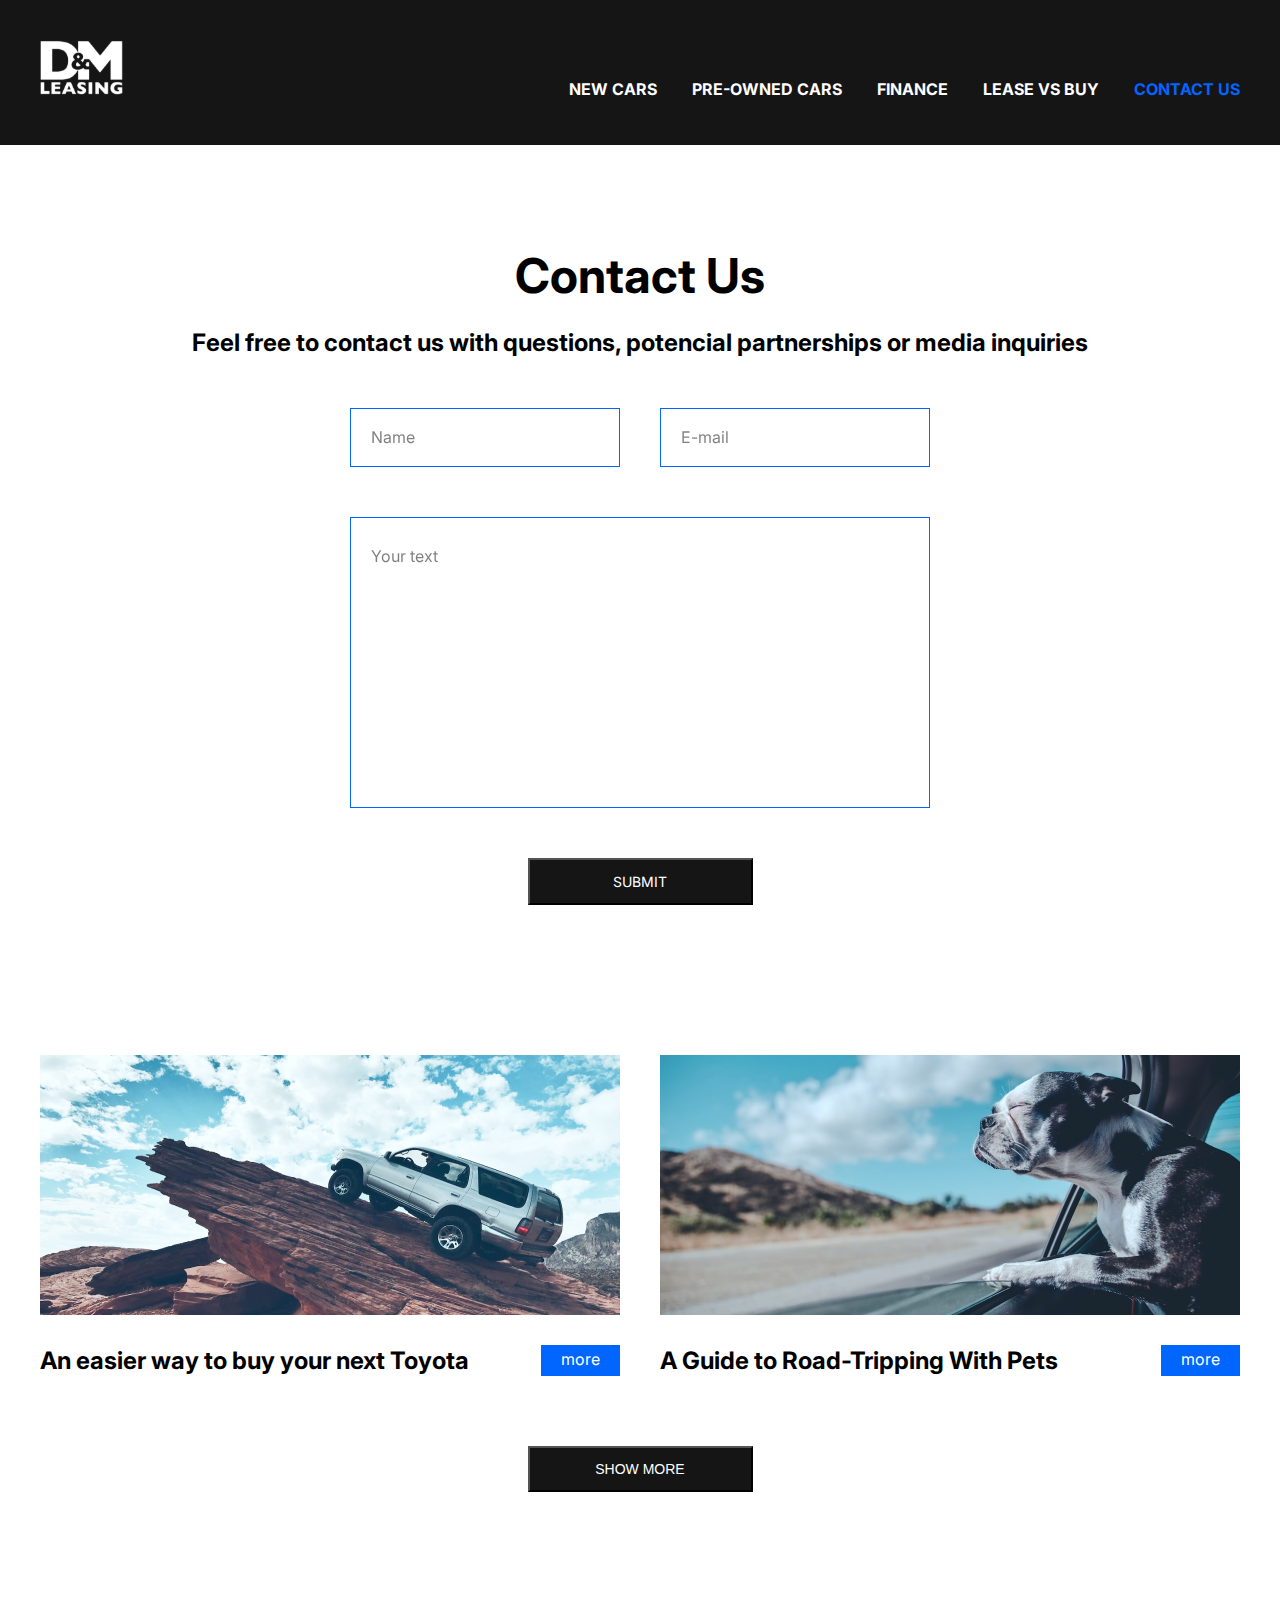
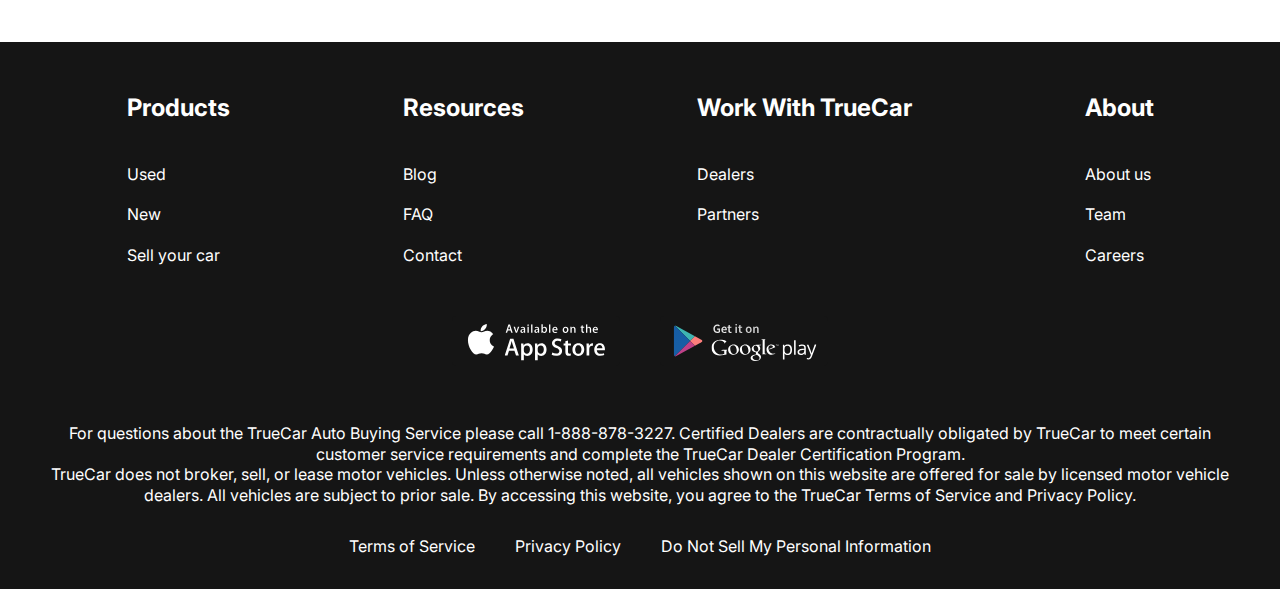
<file: contacts.html>
<!DOCTYPE html>
<html lang="en">
<head>
    <meta charset="UTF-8">
    <meta name="viewport" content="width=device-width, initial-scale=1.0">
    <title>Lease Cars</title>
    <link rel="stylesheet" href="css/style.css">
    <link rel="preconnect" href="https://fonts.googleapis.com">
<link rel="preconnect" href="https://fonts.gstatic.com" crossorigin>
<link href="https://fonts.googleapis.com/css2?family=Inter:ital,opsz@0,14..32;1,14..32&display=swap" rel="stylesheet"><link rel="preconnect" href="https://fonts.googleapis.com">
<link rel="preconnect" href="https://fonts.gstatic.com" crossorigin>
<link href="https://fonts.googleapis.com/css2?family=Inter:ital,opsz@0,14..32;1,14..32&display=swap" rel="stylesheet">
<link href="https://fonts.googleapis.com/css2?family=Inter:ital,opsz,wght@0,14..32,700;1,14..32,700&display=swap" rel="stylesheet">
</head>
<body class="contacts-page">
    <div class="wrapper">
        <header class="header">
            <div class="container">
                <div class="header__inner">
                    <a href="index.html" class="logo">
                        <img src="images/logo.svg" alt="" class="logo__img">
                    </a>
                    <nav class="menu">
                        <ul class="menu__list">
                            <li class="menu__list-item"><a href="new-car.html" class="menu__list-link">NEW CARS</a></li>
                            <li class="menu__list-item"><a href="#" class="menu__list-link">PRE-OWNED CARS</a></li>
                            <li class="menu__list-item"><a href="#" class="menu__list-link">FINANCE</a></li>
                            <li class="menu__list-item"><a href="#" class="menu__list-link">LEASE VS BUY</a></li>
                            <li class="menu__list-item"><a href="#" class="menu__list-link menu__list-link--active">CONTACT US</a></li>
                        </ul>
                    </nav>
                </div>
            </div>
        </header>
        <main class="main">
            <section class="contacts">
                <div class="container">
                    <h2 class="section-title contacts-title">
                        Contact Us
                    </h2>
                    <p class="contacts-text">
                        Feel free to contact us with questions, potencial partnerships or media inquiries
                    </p>
                    <form action="#" class="form">
                        <input class="form___input" type="text" placeholder="Name">
                        <input class="form___input" type="email" placeholder="E-mail">
                        <textarea name="" class="form__textarea" placeholder="Your text"></textarea>
                        <button class="form-btn" type="submit">Submit</button>
                    </form>
                </div>
            </section>
            <section class="blog">
                <div class="container">
                    <div class="blog__articles">
                        <div class="blog__article">
                            <img src="images/blog-1.png" alt="" class="blog__article-img">
                            <h4 class="blog__article-title">An easier way to buy your next Toyota</h4>
                            <a href="#" class="blog__article-link">more</a>
                        </div>
                        <div class="blog__article">
                            <img src="images/blog-2.png" alt="" class="blog__article-img">
                            <h4 class="blog__article-title">A Guide to Road-Tripping With Pets</h4>
                            <a href="#" class="blog__article-link">more</a>
                        </div>
                    </div>
                    <button class="showmore__btn">show more</button>
                </div>
            </section>
        </main>
        <footer class="footer">
            <div class="container">
                <nav class="footer__menu">
                    <ul class="footer__menu-list">
                        <li class="footer__menu-item"><p class="footer__menu-title">Products</p></li>
                        <li class="footer__menu-item"><a href="#" class="footer__menu-link">Used</a></li>
                        <li class="footer__menu-item"><a href="#" class="footer__menu-link">New</a></li>
                        <li class="footer__menu-item"><a href="#" class="footer__menu-link">Sell your car</a></li>
                    </ul>
                    <ul class="footer__menu-list">
                        <li class="footer__menu-item"><p class="footer__menu-title">Resources</p></li>
                        <li class="footer__menu-item"><a href="#" class="footer__menu-link">Blog</a></li>
                        <li class="footer__menu-item"><a href="#" class="footer__menu-link">FAQ</a></li>
                        <li class="footer__menu-item"><a href="#" class="footer__menu-link">Contact</a></li>
                    </ul>
                    <ul class="footer__menu-list">
                        <li class="footer__menu-item"><p class="footer__menu-title">Work With TrueCar</p></li>
                        <li class="footer__menu-item"><a href="#" class="footer__menu-link">Dealers</a></li>
                        <li class="footer__menu-item"><a href="#" class="footer__menu-link">Partners</a></li>
                    </ul>
                    <ul class="footer__menu-list">
                        <li class="footer__menu-item"><p class="footer__menu-title">About</p></li>
                        <li class="footer__menu-item"><a href="#" class="footer__menu-link">About us</a></li>
                        <li class="footer__menu-item"><a href="#" class="footer__menu-link">Team</a></li>
                        <li class="footer__menu-item"><a href="#" class="footer__menu-link">Careers</a></li>
                    </ul>
                </nav>
                <ul class="app">
                    <li class="app__item">
                        <a href="#" class="app__item-link">
                            <img src="images/appstore.svg" alt="appstore" class="app__item-img">
                        </a>
                    </li>
                    <li class="app__item">
                        <a href="#" class="app__item-link">
                            <img src="images/google.svg" alt="google" class="app__item-img">
                        </a>
                    </li>
                </ul>
                <div class="footer__copy">
                    <p class="footer__copy-text">
                        For questions about the TrueCar Auto Buying Service please call 1-888-878-3227.
                        Certified Dealers are contractually obligated by TrueCar to meet certain customer service requirements and complete the TrueCar Dealer Certification Program.
                    </p>
                    <p class="footer__copy-text">
                        TrueCar does not broker, sell, or lease motor vehicles. Unless otherwise noted, all vehicles shown on this website are offered for sale by licensed motor vehicle dealers. All vehicles are subject to prior sale. By accessing this website, you agree to the TrueCar Terms of Service and Privacy Policy.
                    </p>
                </div>
                <nav class="copy__nav">
                    <ul class="copy__nav-list">
                        <li class="copy__nav-item"><a href="#" class="copy__nav-link">Terms of Service</a></li>
                        <li class="copy__nav-item"><a href="#" class="copy__nav-link">Privacy Policy</a></li>
                        <li class="copy__nav-item"><a href="#" class="copy__nav-link">Do Not Sell My Personal Information</a></li>
                    </ul>
                </nav>
            </div>
        </footer>
    </div>
</body>
</html>
</file>
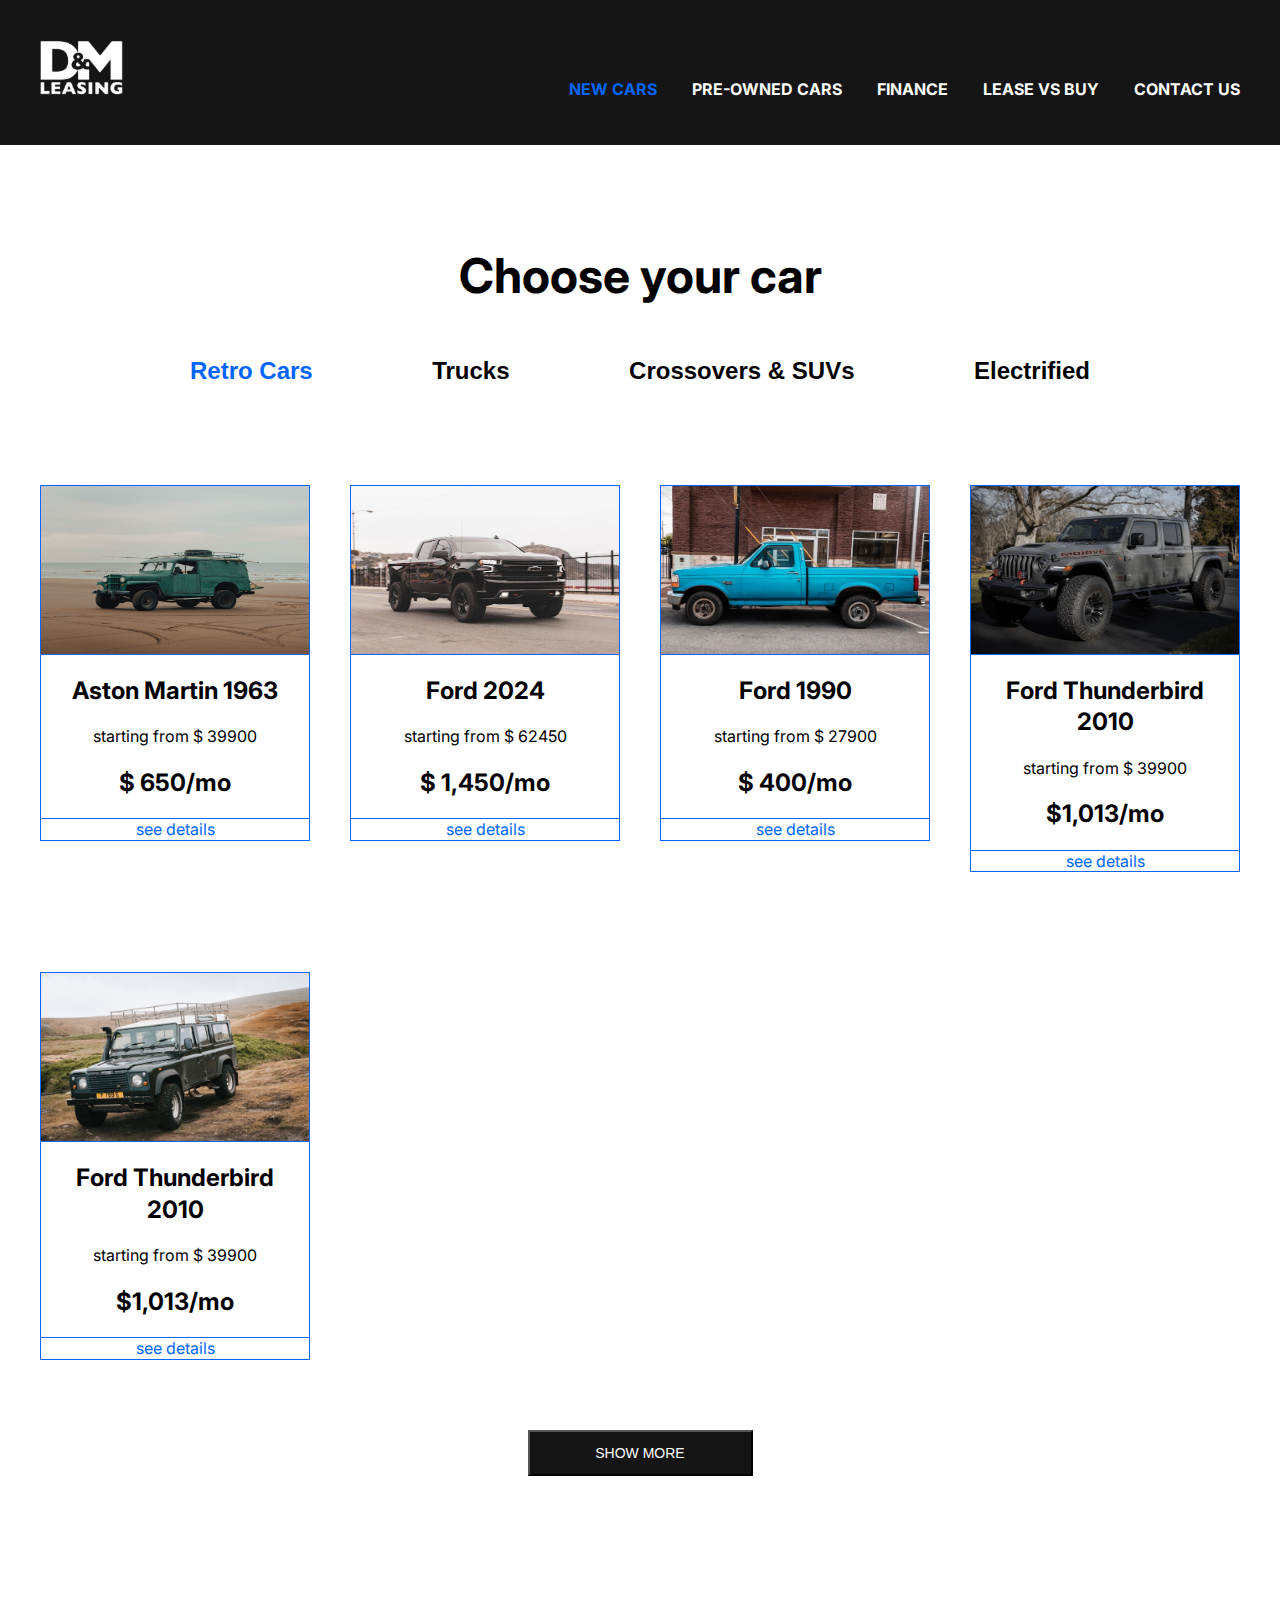
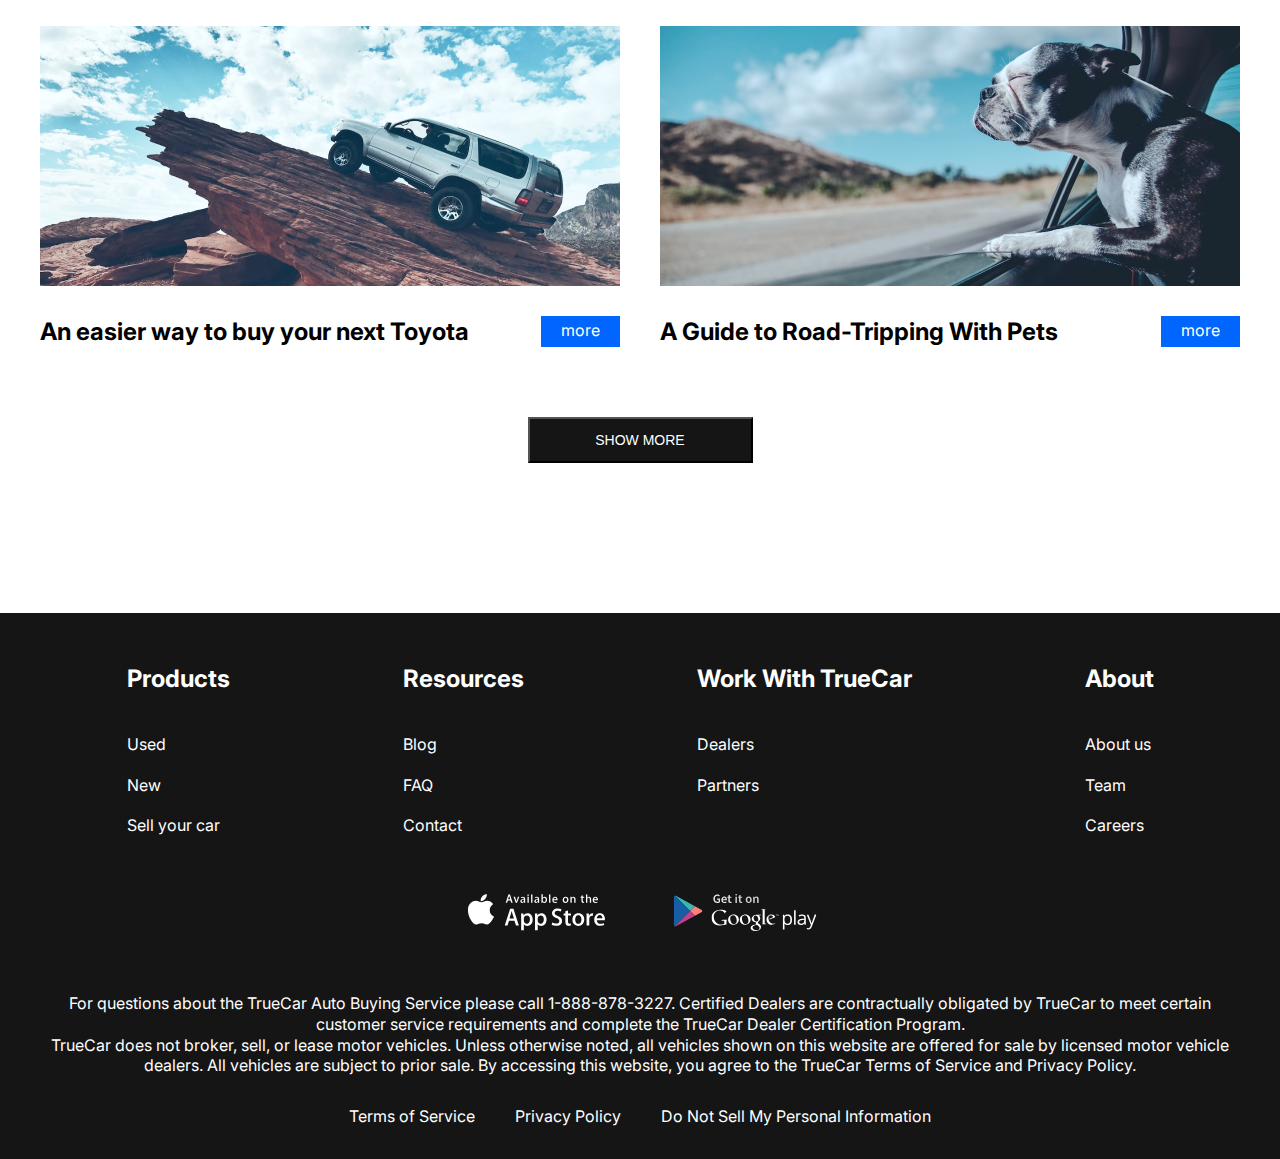
<file: new-car.html>
<!DOCTYPE html>
<html lang="en">
<head>
    <meta charset="UTF-8">
    <meta name="viewport" content="width=device-width, initial-scale=1.0">
    <title>Lease Cars</title>
    <link rel="stylesheet" href="css/style.css">
    <link rel="preconnect" href="https://fonts.googleapis.com">
<link rel="preconnect" href="https://fonts.gstatic.com" crossorigin>
<link href="https://fonts.googleapis.com/css2?family=Inter:ital,opsz@0,14..32;1,14..32&display=swap" rel="stylesheet"><link rel="preconnect" href="https://fonts.googleapis.com">
<link rel="preconnect" href="https://fonts.gstatic.com" crossorigin>
<link href="https://fonts.googleapis.com/css2?family=Inter:ital,opsz@0,14..32;1,14..32&display=swap" rel="stylesheet">
<link href="https://fonts.googleapis.com/css2?family=Inter:ital,opsz,wght@0,14..32,700;1,14..32,700&display=swap" rel="stylesheet">
</head>
<body class="cars-page">
    <div class="wrapper">
        <header class="header">
            <div class="container">
                <div class="header__inner">
                    <a href="index.html" class="logo">
                        <img src="images/logo.svg" alt="" class="logo__img">
                    </a>
                    <nav class="menu">
                        <ul class="menu__list">
                            <li class="menu__list-item"><a href="new-car.html" class="menu__list-link menu__list-link--active">NEW CARS</a></li>
                            <li class="menu__list-item"><a href="#" class="menu__list-link">PRE-OWNED CARS</a></li>
                            <li class="menu__list-item"><a href="#" class="menu__list-link">FINANCE</a></li>
                            <li class="menu__list-item"><a href="#" class="menu__list-link">LEASE VS BUY</a></li>
                            <li class="menu__list-item"><a href="contacts.html" class="menu__list-link">CONTACT US</a></li>
                        </ul>
                    </nav>
                </div>
            </div>
        </header>
        <main class="main">
            <section class="choose">
                <div class="container">
                    <h2 class="section-title">Choose your car</h2>
                    <div class="tabs">
                        <div class="tabs__btn">
                            <button class="tabs__btn-item tabs__btn-item--active" data-button="content-1">Retro Cars</button>
                            <button class="tabs__btn-item" data-button="content-2">Trucks</button>
                            <button class="tabs__btn-item" data-button="content-3">Crossovers & SUVs</button>
                            <button class="tabs__btn-item" data-button="content-4">Electrified</button>
                        </div>
                        <div class="tabs__content">
                            <div class="tabs__content-item" id="content-1">
                                <div class="card">
                                    <img src="images/choose-1.jpg" alt="" class="card__img">
                                    <div class="card__content">
                                        <h4 class="card__title">Aston Martin 1963</h4>
                                        <p class="card__text">starting from $ 39900</p>
                                        <p class="card__price">$ 650/mo</p>
                                    </div>
                                    <a href="#" class="card__link">see details</a>
                                </div>
                                <div class="card">
                                    <img src="images/choose-2.jpg" alt="" class="card__img">
                                    <div class="card__content">
                                        <h4 class="card__title">Volvo P1800 1969</h4>
                                        <p class="card__text">starting from $ 62450</p>
                                        <p class="card__price"> $ 450/mo</p>
                                    </div>
                                    <a href="#" class="card__link">see details</a>
                                </div>
                                <div class="card">
                                    <img src="images/choose-3.jpg" alt="" class="card__img">
                                    <div class="card__content">
                                        <h4 class="card__title">VW Beetle 1975</h4>
                                        <p class="card__text">starting from $ 27900</p>
                                        <p class="card__price"> $ 400/mo</p>
                                    </div>
                                    <a href="#" class="card__link">see details</a>
                                </div>
                                <div class="card">
                                    <img src="images/choose-4.jpg" alt="" class="card__img">
                                    <div class="card__content">
                                        <h4 class="card__title">Ford Thunderbird 1967</h4>
                                        <p class="card__text">starting from $ 39900</p>
                                        <p class="card__price">$1,013/mo</p>
                                    </div>
                                    <a href="#" class="card__link">see details</a>
                                </div>
                                <div class="card">
                                    <img src="images/choose-5.jpg" alt="" class="card__img">
                                    <div class="card__content">
                                        <h4 class="card__title">Lamborghini 1966</h4>
                                        <p class="card__text">starting from $ 39900</p>
                                        <p class="card__price">$ 739/mo</p>
                                    </div>
                                    <a href="#" class="card__link">see details</a>
                                </div>
                                <div class="card">
                                    <img src="images/choose-6.jpg" alt="" class="card__img">
                                    <div class="card__content">
                                        <h4 class="card__title">Jaguar E-Type 1960</h4>
                                        <p class="card__text">starting from $ 62260</p>
                                        <p class="card__price">$ 554/mo</p>
                                    </div>
                                    <a href="#" class="card__link">see details</a>
                                </div>
                                <div class="card">
                                    <img src="images/choose-7.jpg" alt="" class="card__img">
                                    <div class="card__content">
                                        <h4 class="card__title">Shevrolet  1970</h4>
                                        <p class="card__text">starting from $ 35650</p>
                                        <p class="card__price">$ 1,032/mo</p>
                                    </div>
                                    <a href="#" class="card__link">see details</a>
                                </div>
                                <div class="card">
                                    <img src="images/choose-8.jpg" alt="" class="card__img">
                                    <div class="card__content">
                                        <h4 class="card__title">Mercedes 300 1954</h4>
                                        <p class="card__text">starting from $ 31885</p>
                                        <p class="card__price">$ 997/mo</p>
                                    </div>
                                    <a href="#" class="card__link">see details</a>
                                </div>
                                <div class="card">
                                    <img src="images/choose-9.jpg" alt="" class="card__img">
                                    <div class="card__content">
                                        <h4 class="card__title">Porsche 356 1959</h4>
                                        <p class="card__text">starting from $ 32600</p>
                                        <p class="card__price">$ 471/mo</p>
                                    </div>
                                    <a href="#" class="card__link">see details</a>
                                </div>
                                <div class="card">
                                    <img src="images/choose-10.jpg" alt="" class="card__img">
                                    <div class="card__content">
                                        <h4 class="card__title">Pontiac GTO 1966</h4>
                                        <p class="card__text">starting from $ 60000</p>
                                        <p class="card__price">$ 528/mo</p>
                                    </div>
                                    <a href="#" class="card__link">see details</a>
                                </div>
                                <div class="card">
                                    <img src="images/choose-11.jpg" alt="" class="card__img">
                                    <div class="card__content">
                                        <h4 class="card__title">Triumph TR6 1974</h4>
                                        <p class="card__text">starting from $ 31885</p>
                                        <p class="card__price">$ 591/mo</p>
                                    </div>
                                    <a href="#" class="card__link">see details</a>
                                </div>
                                <div class="card">
                                    <img src="images/choose-12.jpg" alt="" class="card__img">
                                    <div class="card__content">
                                        <h4 class="card__title">Volkswagen 1966</h4>
                                        <p class="card__text">starting from $ 28430</p>
                                        <p class="card__price">$ 750/mo</p>
                                    </div>
                                    <a href="#" class="card__link">see details</a>
                                </div>
                            </div>
                            <div class="tabs__content-item tabs__content-item--active" id="content-2">
                            <div class="card">
                                <img src="images/truck-1.jpg" alt="" class="card__img">
                                <div class="card__content">
                                    <h4 class="card__title">Aston Martin 1963</h4>
                                    <p class="card__text">starting from $ 39900</p>
                                    <p class="card__price">$ 650/mo</p>
                                </div>
                                <a href="#" class="card__link">see details</a>
                            </div>
                            <div class="card">
                                <img src="images/truck-2.jpg" alt="" class="card__img">
                                <div class="card__content">
                                    <h4 class="card__title">Ford 2024</h4>
                                    <p class="card__text">starting from $ 62450</p>
                                    <p class="card__price"> $ 1,450/mo</p>
                                </div>
                                <a href="#" class="card__link">see details</a>
                            </div>
                            <div class="card">
                                <img src="images/truck-3.jpg" alt="" class="card__img">
                                <div class="card__content">
                                    <h4 class="card__title">Ford 1990</h4>
                                    <p class="card__text">starting from $ 27900</p>
                                    <p class="card__price"> $ 400/mo</p>
                                </div>
                                <a href="#" class="card__link">see details</a>
                            </div>
                            <div class="card">
                                <img src="images/truck-4.jpg" alt="" class="card__img">
                                <div class="card__content">
                                    <h4 class="card__title">Ford Thunderbird 2010</h4>
                                    <p class="card__text">starting from $ 39900</p>
                                    <p class="card__price">$1,013/mo</p>
                                </div>
                                <a href="#" class="card__link">see details</a>
                            </div>
                            <div class="card">
                                <img src="images/truck-5.jpg" alt="" class="card__img">
                                <div class="card__content">
                                    <h4 class="card__title">Ford Thunderbird 2010</h4>
                                    <p class="card__text">starting from $ 39900</p>
                                    <p class="card__price">$1,013/mo</p>
                                </div>
                                <a href="#" class="card__link">see details</a>
                            </div>
                        </div>
                        <div class="tabs__content-item" id="content-3">
                            <div class="card">
                                <img src="images/suv-1.jpg" alt="" class="card__img">
                                <div class="card__content">
                                    <h4 class="card__title">Ford 2021</h4>
                                    <p class="card__text">starting from $ 99900</p>
                                    <p class="card__price">$ 1,650/mo</p>
                                </div>
                                <a href="#" class="card__link">see details</a>
                            </div>
                            <div class="card">
                                <img src="images/suv-2.jpg" alt="" class="card__img">
                                <div class="card__content">
                                    <h4 class="card__title">Volvo P1800 2016</h4>
                                    <p class="card__text">starting from $ 62450</p>
                                    <p class="card__price"> $ 1,250/mo</p>
                                </div>
                                <a href="#" class="card__link">see details</a>
                            </div>
                            <div class="card">
                                <img src="images/suv-3.jpg" alt="" class="card__img">
                                <div class="card__content">
                                    <h4 class="card__title">VW Beetle 2000</h4>
                                    <p class="card__text">starting from $ 27900</p>
                                    <p class="card__price"> $ 1,400/mo</p>
                                </div>
                                <a href="#" class="card__link">see details</a>
                            </div>
                            <div class="card">
                                <img src="images/suv-4.jpg" alt="" class="card__img">
                                <div class="card__content">
                                    <h4 class="card__title">Ford Thunderbird 1967</h4>
                                    <p class="card__text">starting from $ 39900</p>
                                    <p class="card__price">$1,013/mo</p>
                                </div>
                                <a href="#" class="card__link">see details</a>
                            </div>
                        </div>
                        <div class="tabs__content-item" id="content-4">
                            <div class="card">
                                <img src="images/electro-1.jpg" alt="" class="card__img">
                                <div class="card__content">
                                    <h4 class="card__title">Tesla 2015</h4>
                                    <p class="card__text">starting from $ 99900</p>
                                    <p class="card__price">$ 2,650/mo</p>
                                </div>
                                <a href="#" class="card__link">see details</a>
                            </div>
                            <div class="card">
                                <img src="images/electro-2.jpg" alt="" class="card__img">
                                <div class="card__content">
                                    <h4 class="card__title">Bentley 1969</h4>
                                    <p class="card__text">starting from $ 62450</p>
                                    <p class="card__price"> $ 850/mo</p>
                                </div>
                                <a href="#" class="card__link">see details</a>
                            </div>
                            <div class="card">
                                <img src="images/electro-3.jpg" alt="" class="card__img">
                                <div class="card__content">
                                    <h4 class="card__title">VW Beetle 1975</h4>
                                    <p class="card__text">starting from $ 27900</p>
                                    <p class="card__price"> $ 400/mo</p>
                                </div>
                                <a href="#" class="card__link">see details</a>
                            </div>
                        </div>
                        </div>
                        
                    </div>
                    <button class="showmore__btn">show more</button>
                </div>
            </section>
            
            <section class="blog">
                <div class="container">
                    <div class="blog__articles">
                        <div class="blog__article">
                            <img src="images/blog-1.png" alt="" class="blog__article-img">
                            <h4 class="blog__article-title">An easier way to buy your next Toyota</h4>
                            <a href="#" class="blog__article-link">more</a>
                        </div>
                        <div class="blog__article">
                            <img src="images/blog-2.png" alt="" class="blog__article-img">
                            <h4 class="blog__article-title">A Guide to Road-Tripping With Pets</h4>
                            <a href="#" class="blog__article-link">more</a>
                        </div>
                    </div>
                    <button class="showmore__btn">show more</button>
                </div>
            </section>
        </main>
        <footer class="footer">
            <div class="container">
                <nav class="footer__menu">
                    <ul class="footer__menu-list">
                        <li class="footer__menu-item"><p class="footer__menu-title">Products</p></li>
                        <li class="footer__menu-item"><a href="#" class="footer__menu-link">Used</a></li>
                        <li class="footer__menu-item"><a href="#" class="footer__menu-link">New</a></li>
                        <li class="footer__menu-item"><a href="#" class="footer__menu-link">Sell your car</a></li>
                    </ul>
                    <ul class="footer__menu-list">
                        <li class="footer__menu-item"><p class="footer__menu-title">Resources</p></li>
                        <li class="footer__menu-item"><a href="#" class="footer__menu-link">Blog</a></li>
                        <li class="footer__menu-item"><a href="#" class="footer__menu-link">FAQ</a></li>
                        <li class="footer__menu-item"><a href="#" class="footer__menu-link">Contact</a></li>
                    </ul>
                    <ul class="footer__menu-list">
                        <li class="footer__menu-item"><p class="footer__menu-title">Work With TrueCar</p></li>
                        <li class="footer__menu-item"><a href="#" class="footer__menu-link">Dealers</a></li>
                        <li class="footer__menu-item"><a href="#" class="footer__menu-link">Partners</a></li>
                    </ul>
                    <ul class="footer__menu-list">
                        <li class="footer__menu-item"><p class="footer__menu-title">About</p></li>
                        <li class="footer__menu-item"><a href="#" class="footer__menu-link">About us</a></li>
                        <li class="footer__menu-item"><a href="#" class="footer__menu-link">Team</a></li>
                        <li class="footer__menu-item"><a href="#" class="footer__menu-link">Careers</a></li>
                    </ul>
                </nav>
                <ul class="app">
                    <li class="app__item">
                        <a href="#" class="app__item-link">
                            <img src="images/appstore.svg" alt="appstore" class="app__item-img">
                        </a>
                    </li>
                    <li class="app__item">
                        <a href="#" class="app__item-link">
                            <img src="images/google.svg" alt="google" class="app__item-img">
                        </a>
                    </li>
                </ul>
                <div class="footer__copy">
                    <p class="footer__copy-text">
                        For questions about the TrueCar Auto Buying Service please call 1-888-878-3227.
                        Certified Dealers are contractually obligated by TrueCar to meet certain customer service requirements and complete the TrueCar Dealer Certification Program.
                    </p>
                    <p class="footer__copy-text">
                        TrueCar does not broker, sell, or lease motor vehicles. Unless otherwise noted, all vehicles shown on this website are offered for sale by licensed motor vehicle dealers. All vehicles are subject to prior sale. By accessing this website, you agree to the TrueCar Terms of Service and Privacy Policy.
                    </p>
                </div>
                <nav class="copy__nav">
                    <ul class="copy__nav-list">
                        <li class="copy__nav-item"><a href="#" class="copy__nav-link">Terms of Service</a></li>
                        <li class="copy__nav-item"><a href="#" class="copy__nav-link">Privacy Policy</a></li>
                        <li class="copy__nav-item"><a href="#" class="copy__nav-link">Do Not Sell My Personal Information</a></li>
                    </ul>
                </nav>
            </div>
        </footer>
    </div>

    <script src="js/main.js"></script>
</body>
</html>
</file>
<file: css/style.css>
html {
    box-sizing: border-box;
}

*, *::after, *::before {
    box-sizing: inherit;
    margin: 0;
    padding: 0;
}

body {
    font-family: "Inter", sans-serif;
    font-size: 16px;
    font-weight: 400;
    line-height: 1.3;
}

html, body {
    height: 100%;
}

.wrapper {
    min-height: 100%;
    display: flex;
    flex-direction: column;
}

.container {
    max-width: 1220px;
    margin: 0 auto;
    padding: 0 10px;
}

ul{
    list-style: none;
    
}

a {
    text-decoration: none;
    color: inherit;
}

.section-title {
    margin-bottom: 50px;
    font-size: 48px;
    font-weight: 700;
    text-align: center;
}

/* HEADER */
.header {
    background-color: #151515;
    position: absolute;
    z-index: 10;
    left: 0;
    right: 0;
}

.header-main {
    background-color: transparent;
} 

.header__inner {
    display: flex;
    justify-content: space-between;
    align-items: flex-end;
    padding-top: 40px;
    padding-bottom: 45px;
}

.menu__list {
    display: flex;
    gap: 35px;
}

.menu__list-link {
    text-transform: uppercase;
    color: #fff;
    font-weight: 700;
}

.menu__list-link--active {
    color: #0066FF;
}

/* MAIN */

.main {
    flex-grow: 1;
}

.top {
    color:#fff;
    text-align: center;
    position: absolute;
    z-index: 5;
    left: 0;
    right: 0;
}

.title {
    padding-top: 250px;
    padding-bottom: 40px;
    font-size: 96px;
    font-weight: 700;
}

.top__link {
    background-color: #151515;
    font-weight: 700;
    font-size: 36px;
    display: inline-block;
    padding: 23px;
    min-width: 430px;
    text-transform: uppercase;
}

.swiper-slide {
    height: 100vh;
    background-size: cover; /* Масштабирует изображение так, чтобы оно полностью покрывало контейнер */
    background-position: center; /* Центрирует изображение внутри контейнера */
    background-repeat: no-repeat; /* Избегает повторения изображения */
    position: center center;
}

.swiper::after {
    content: '';
    background: rgba(21, 21, 21, .5);
    position: absolute;
    z-index: 5;
    bottom: 0;
    top: 0;
    right: 0;
    left: 0;
}

.swiper-pagination-bullet {
    width: 120px;
    height: 3px;
    background-color: #151515;
    border-radius: 0;
    opacity: 1;
    margin: 0 15px !important;
}

.swiper-pagination-bullets.swiper-pagination-horizontal, .swiper-pagination-custom {
    bottom: 50px;
}

.swiper-pagination-bullet-active {
    width: 120px;
    height: 6px;
    background-color: #fff;
}

/* FOOTER */
.footer {
    background-color: #151515;
    color: #fff;
    padding: 50px 0 32px;
}

.footer__menu {
    display: flex;
    justify-content: space-around;
    margin-bottom: 50px;
}

.footer__menu-title {
    font-size: 24px;
    font-weight: 700;
    padding-bottom: 20px;
}

.footer__menu-item + .footer__menu-item {
    padding-top: 20px;
}

.app {
    display: flex;
    justify-content: center;
    gap: 40px;
    margin-bottom: 52px;
}

.footer__copy {
    min-width: 800px;
    margin: 0 auto 30px;
    text-align: center;
}

.copy__nav-list {
    display: flex;
    justify-content: center;
    gap: 40px;
}

/* SECTION WHY LEASE */
.why-lease {
    padding: 150px 0;
}

.why-lease__list {
    display: grid;
    grid-template-columns: repeat(4, 1fr);
    gap: 40px;
    text-align: center;
}

.why-lease__item-img {
    margin-bottom: 30px;
}

.why-lease__item-title {
    margin-bottom: 30px;
    font-style: 24px;
    font-weight: 700;
}

.why-lease__item-text {
    text-align: left;
}

/* SECTION HOW WORK */
.how-work {
    padding-bottom: 150px;
}

.how-work__inner {
    max-width: 600px;
    margin: 0 auto;
}

.how-work__title {

}

.how-work__mini-title {
    font-size: 24px;
    font-weight: 700;
    padding-top: 50px;
}

.how-work__list {
    padding: 50px 0 70px;
    counter-reset: myCounter;
}

.how-work__item {
    list-style-type: none;
    width: 270px;
    position: relative;
    margin-left: auto;
    box-sizing: content-box;
    padding: 19px 0 19px 240px;
    min-height: 63px;
}

.how-work__item + .how-work__item {
    margin-top: 40px;
}

.how-work__item::before {
    counter-increment: myCounter;
    content: counter(myCounter);
    display: flex;
    align-items: center;
    justify-content: center;
    background-color: #0066FF;
    font-size: 48px;
    font-weight: 700;
    width: 100px;
    height: 100px;
    border-radius: 50%;
    color: #fff;
    position: absolute;
    left: 0;
}

.welcome__video {
    padding-bottom: 150px;
}

.welcome__video-title {
    margin-bottom: 20px;
}

.welcome__video-text {
    font-style: 24px;
    font-weight: 700;
    margin-bottom: 50px;
    text-align: center;
}

.welcome__video-video {
    margin: 0 auto;
    display: block;
}

/* SECTION IMPORTANT THINHS */
.important-things {
    padding-bottom: 150px;
}

.important-things__title {
    margin-bottom: 20px;
}

.important-things__text {
    width: 580px;
    margin: 0 auto 50px;
    
}

.important-things__list {
    display: flex;
    justify-content: center;
    gap: 40px;
}

.important-things__list-img {
    padding-bottom: 20px;
}



/* CONTACTS PAGE */
/* FORM */
.contacts-page header {
    position: relative;
    z-index: 1;  /* Обеспечивает, что текст в section будет ниже по уровню */
}

.contacts {
    padding: 100px 0 150px;
}

.contacts-title {
    margin-bottom: 20px;
}

.contacts-text {
    margin-bottom: 50px;
    font-weight: 700;
    font-size: 24px;
    text-align: center;
    padding: 0 100px;
}

.form {
    max-width: 580px;
    margin: 0 auto;
    display: flex;
    justify-content: space-between;
    flex-wrap: wrap;
    
}

.form___input {
    padding: 18px 20px;
    width: 270px;
    display: inline-block;
    border: 1px solid #0066FF;
    margin-bottom: 50px;
    font-family: "Inter", sans-serif;
    font-size: 16px;
    font-weight: 400;
    line-height: 1.3;
}

.form___input::placeholder, .form__textarea::placeholder {
    font-family: "Inter", sans-serif;
    font-size: 16px;
    font-weight: 400;
    line-height: 1.3;
    color: #000;
    opacity: 0.5;
}

.form__textarea {
    width: 100%;
    resize: none;
    border: 1px solid #0066FF;
    margin-bottom: 50px;
    height: 291px;
    padding: 28px 20px;
    font-family: "Inter", sans-serif;
    font-size: 16px;
    font-weight: 400;
    line-height: 1.3;
    color: #000;
}

.form-btn {
    margin: 0 auto;
    padding: 13px 61px;
    width: 225px;
    height: 47px;
    background-color: #151515;
    color: #fff;
    text-transform: uppercase;
    font-family: "Inter", sans-serif;
    font-size: 14px;
    font-weight: 400;
}

/* BLOG */
.blog {
    margin-bottom: 150px;
}

.blog__articles {
    display: grid;
    grid-template-columns: repeat(2, 1fr);
    gap: 40px;
    margin-bottom: 70px;
}

.blog__article {
    display: flex;justify-content: space-between;
    flex-wrap: wrap;
}

.blog__article-img {
    margin-bottom: 30px;
    width: 100%;
}

.blog__article-title {
    flex-basis: 446px;
    font-size: 24px;
    font-weight: 700;
}

.blog__article-link {
    background-color: #0066FF;
    color: #fff;
    padding: 4px 20px;
}

.showmore__btn {
    background-color: #151515;
    color: #fff;
    text-transform: uppercase;
    padding: 13px 61px;
    width: 225px;
    margin: 0 auto;
    text-align: center;
    display: block;
    font-weight: 400;
    font-size: 14px;
}

/* CHOOSE CARS PAGE */

.cars-page header {
    position: relative;
    z-index: 1;
}

.choose {
    margin: 100px 0 150px;  
}

.choose img {
    width: 270px;
    height: 170px;
    border: 1px solid #0066FF;
    display: block;
}

.tabs__btn {
    padding: 0 150px;
    display: flex;
    justify-content: space-between;
    gap: 80px;
    border: none;
    padding-bottom: 100px;
}

.tabs__btn-item {
    font-size: 24px;
    font-weight: 700;
    cursor: pointer;
    border: none;
    background: transparent;
    padding: 0;
    
}

.tabs__btn-item--active {
    color: #0066FF;
}

.tabs {
    margin-bottom: 70px;
}

.tabs__content-item {
    display: none;
    grid-template-columns: repeat(4, 1fr);
    gap: 100px 40px;
}

.tabs__content-item.tabs__content-item--active {
    display: grid;
}

.card {
    text-align: center;
}

.card__content {
    padding: 0 5px;
    border: 1px solid #0066FF;
    border-top: 0;

}

.card__title {
    font-size: 24px;
    margin-bottom: 20px;
    padding-top: 20px;
}

.card__text {
    padding-bottom: 20px;
}

.card__price {
    font-size: 24px;
    font-weight: 700;
    padding-bottom: 20px;
}

.card__link {
    display: block;
    color: #0066FF;
    text-align: center;
    border: 1px solid #0066FF;
    border-top: 0;
}
</file>
